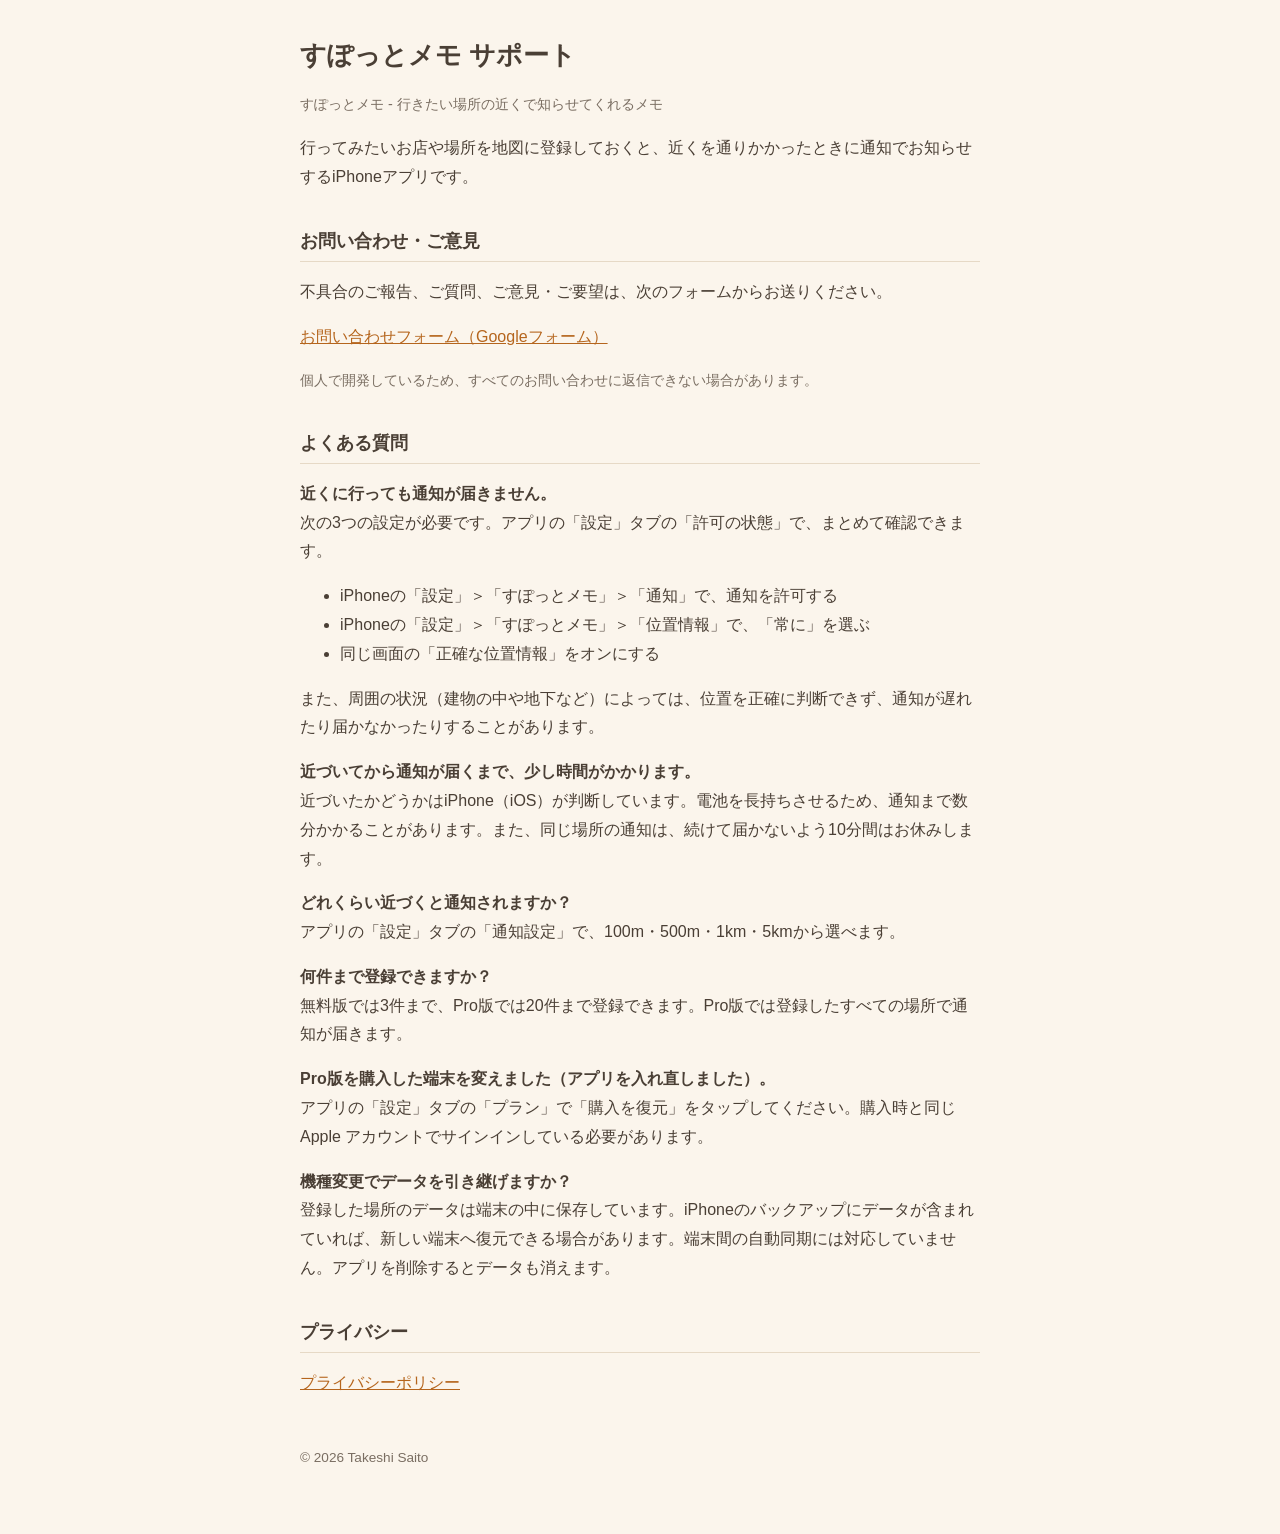
<file: index.html>
<!doctype html>
<html lang="ja">
<head>
<meta charset="utf-8">
<meta name="viewport" content="width=device-width, initial-scale=1">
<title>すぽっとメモ サポート</title>
<link rel="stylesheet" href="style.css">
</head>
<body>
<main>
<h1>すぽっとメモ サポート</h1>
<p class="sub">すぽっとメモ - 行きたい場所の近くで知らせてくれるメモ</p>

<p>行ってみたいお店や場所を地図に登録しておくと、近くを通りかかったときに通知でお知らせするiPhoneアプリです。</p>

<h2>お問い合わせ・ご意見</h2>
<p>不具合のご報告、ご質問、ご意見・ご要望は、次のフォームからお送りください。</p>
<p><a href="https://docs.google.com/forms/d/e/1FAIpQLSfMMRAh4BeQ_ZcTgsZDuV5MzYL22TjPRAj4yL7NFHdgxtLDCQ/viewform">お問い合わせフォーム（Googleフォーム）</a></p>
<p class="sub">個人で開発しているため、すべてのお問い合わせに返信できない場合があります。</p>

<h2>よくある質問</h2>
<p><strong>近くに行っても通知が届きません。</strong><br>次の3つの設定が必要です。アプリの「設定」タブの「許可の状態」で、まとめて確認できます。</p>
<ul>
<li>iPhoneの「設定」＞「すぽっとメモ」＞「通知」で、通知を許可する</li>
<li>iPhoneの「設定」＞「すぽっとメモ」＞「位置情報」で、「常に」を選ぶ</li>
<li>同じ画面の「正確な位置情報」をオンにする</li>
</ul>
<p>また、周囲の状況（建物の中や地下など）によっては、位置を正確に判断できず、通知が遅れたり届かなかったりすることがあります。</p>
<p><strong>近づいてから通知が届くまで、少し時間がかかります。</strong><br>近づいたかどうかはiPhone（iOS）が判断しています。電池を長持ちさせるため、通知まで数分かかることがあります。また、同じ場所の通知は、続けて届かないよう10分間はお休みします。</p>
<p><strong>どれくらい近づくと通知されますか？</strong><br>アプリの「設定」タブの「通知設定」で、100m・500m・1km・5kmから選べます。</p>
<p><strong>何件まで登録できますか？</strong><br>無料版では3件まで、Pro版では20件まで登録できます。Pro版では登録したすべての場所で通知が届きます。</p>
<p><strong>Pro版を購入した端末を変えました（アプリを入れ直しました）。</strong><br>アプリの「設定」タブの「プラン」で「購入を復元」をタップしてください。購入時と同じApple アカウントでサインインしている必要があります。</p>
<p><strong>機種変更でデータを引き継げますか？</strong><br>登録した場所のデータは端末の中に保存しています。iPhoneのバックアップにデータが含まれていれば、新しい端末へ復元できる場合があります。端末間の自動同期には対応していません。アプリを削除するとデータも消えます。</p>

<h2>プライバシー</h2>
<p><a href="privacy/">プライバシーポリシー</a></p>

<footer>© 2026 Takeshi Saito</footer>
</main>
</body>
</html>
</file>
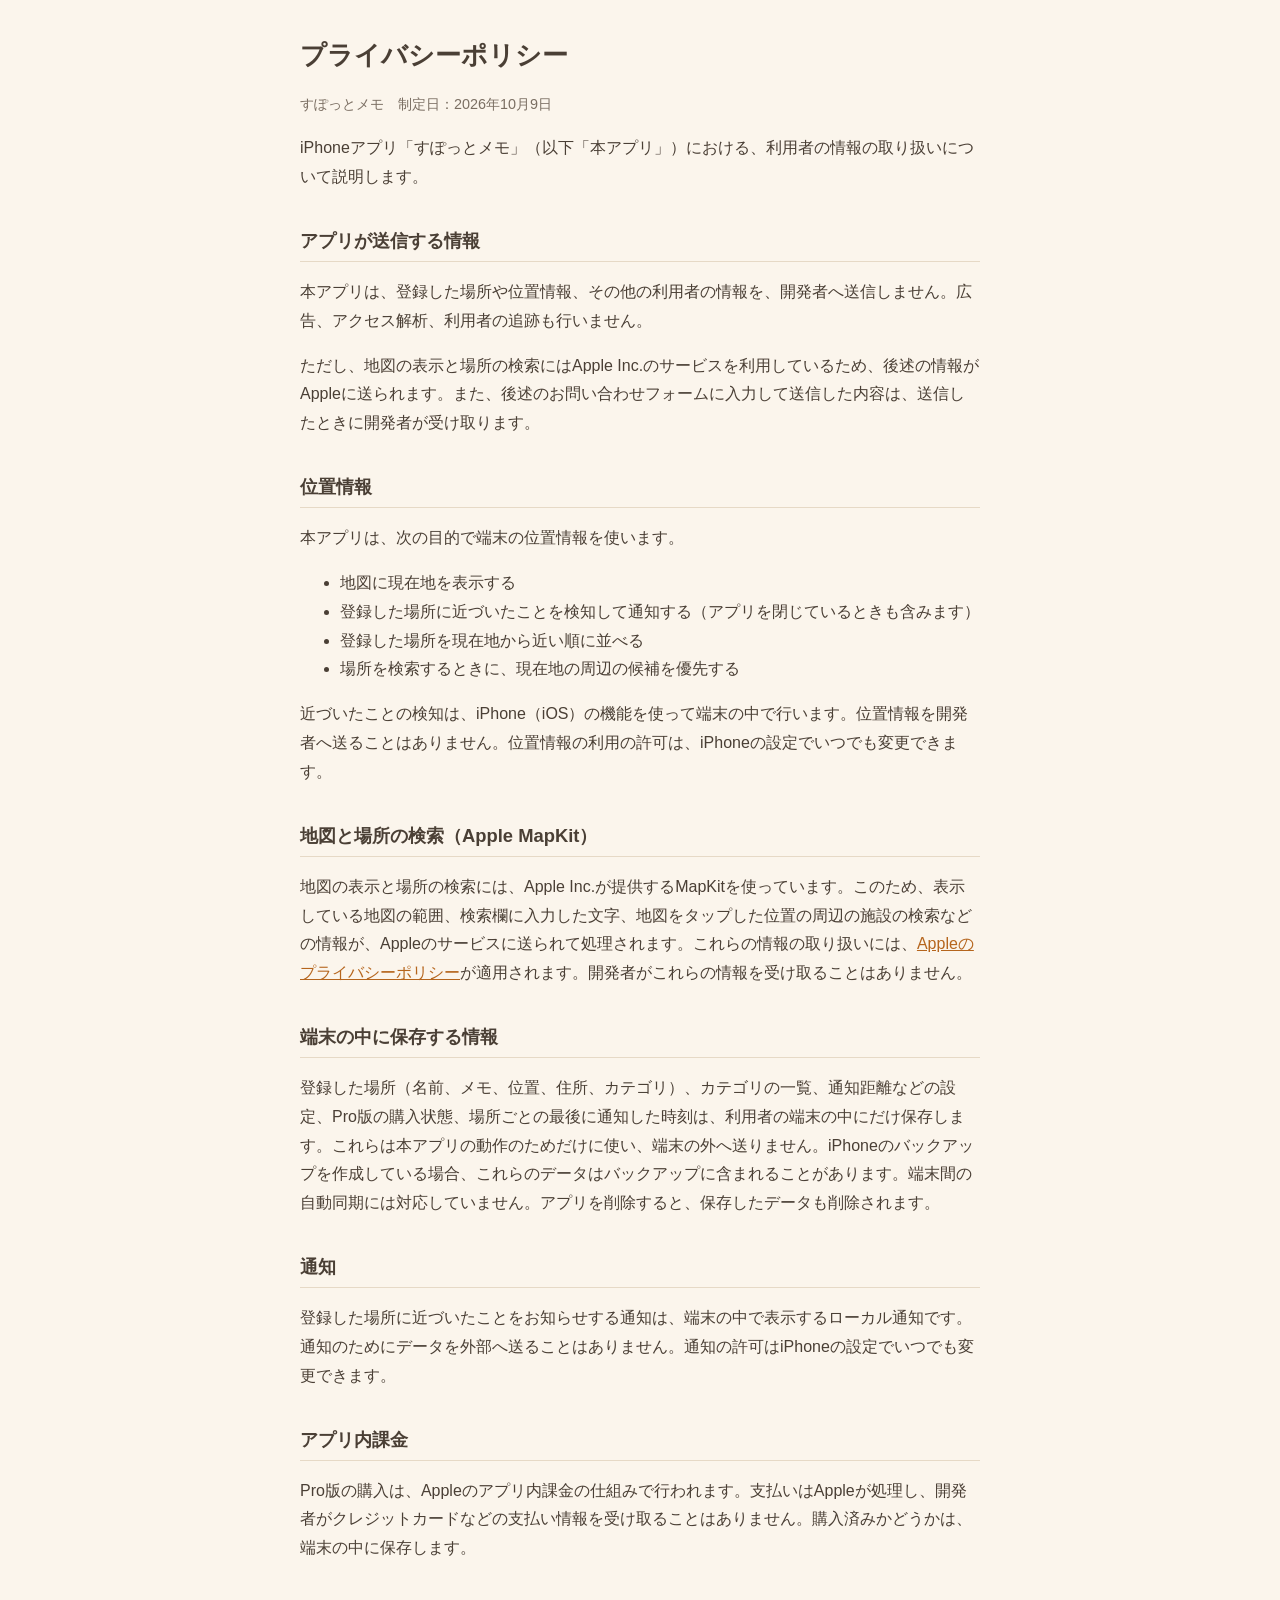
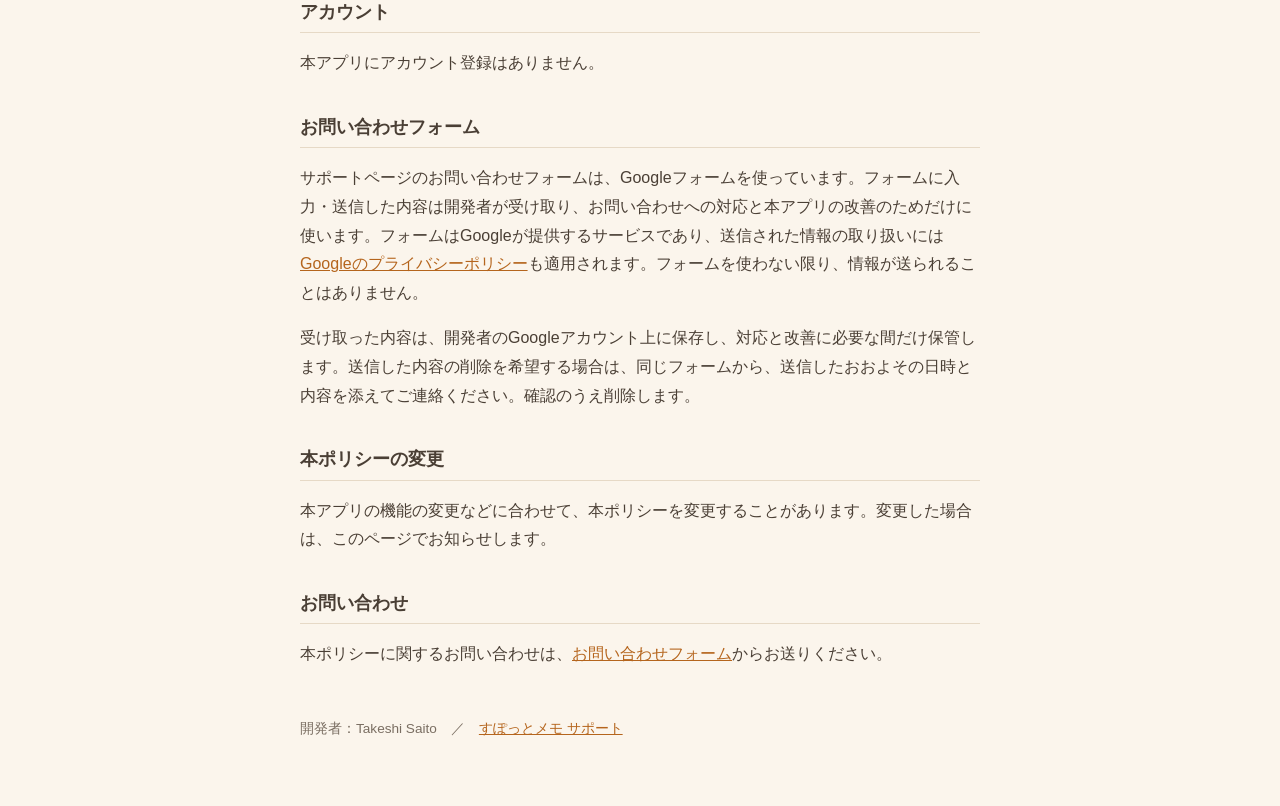
<file: privacy/index.html>
<!doctype html>
<html lang="ja">
<head>
<meta charset="utf-8">
<meta name="viewport" content="width=device-width, initial-scale=1">
<title>すぽっとメモ プライバシーポリシー</title>
<link rel="stylesheet" href="../style.css">
</head>
<body>
<main>
<h1>プライバシーポリシー</h1>
<p class="sub">すぽっとメモ　制定日：2026年10月9日</p>

<p>iPhoneアプリ「すぽっとメモ」（以下「本アプリ」）における、利用者の情報の取り扱いについて説明します。</p>

<h2>アプリが送信する情報</h2>
<p>本アプリは、登録した場所や位置情報、その他の利用者の情報を、開発者へ送信しません。広告、アクセス解析、利用者の追跡も行いません。</p>
<p>ただし、地図の表示と場所の検索にはApple Inc.のサービスを利用しているため、後述の情報がAppleに送られます。また、後述のお問い合わせフォームに入力して送信した内容は、送信したときに開発者が受け取ります。</p>

<h2>位置情報</h2>
<p>本アプリは、次の目的で端末の位置情報を使います。</p>
<ul>
<li>地図に現在地を表示する</li>
<li>登録した場所に近づいたことを検知して通知する（アプリを閉じているときも含みます）</li>
<li>登録した場所を現在地から近い順に並べる</li>
<li>場所を検索するときに、現在地の周辺の候補を優先する</li>
</ul>
<p>近づいたことの検知は、iPhone（iOS）の機能を使って端末の中で行います。位置情報を開発者へ送ることはありません。位置情報の利用の許可は、iPhoneの設定でいつでも変更できます。</p>

<h2>地図と場所の検索（Apple MapKit）</h2>
<p>地図の表示と場所の検索には、Apple Inc.が提供するMapKitを使っています。このため、表示している地図の範囲、検索欄に入力した文字、地図をタップした位置の周辺の施設の検索などの情報が、Appleのサービスに送られて処理されます。これらの情報の取り扱いには、<a href="https://www.apple.com/jp/legal/privacy/">Appleのプライバシーポリシー</a>が適用されます。開発者がこれらの情報を受け取ることはありません。</p>

<h2>端末の中に保存する情報</h2>
<p>登録した場所（名前、メモ、位置、住所、カテゴリ）、カテゴリの一覧、通知距離などの設定、Pro版の購入状態、場所ごとの最後に通知した時刻は、利用者の端末の中にだけ保存します。これらは本アプリの動作のためだけに使い、端末の外へ送りません。iPhoneのバックアップを作成している場合、これらのデータはバックアップに含まれることがあります。端末間の自動同期には対応していません。アプリを削除すると、保存したデータも削除されます。</p>

<h2>通知</h2>
<p>登録した場所に近づいたことをお知らせする通知は、端末の中で表示するローカル通知です。通知のためにデータを外部へ送ることはありません。通知の許可はiPhoneの設定でいつでも変更できます。</p>

<h2>アプリ内課金</h2>
<p>Pro版の購入は、Appleのアプリ内課金の仕組みで行われます。支払いはAppleが処理し、開発者がクレジットカードなどの支払い情報を受け取ることはありません。購入済みかどうかは、端末の中に保存します。</p>

<h2>アカウント</h2>
<p>本アプリにアカウント登録はありません。</p>

<h2>お問い合わせフォーム</h2>
<p>サポートページのお問い合わせフォームは、Googleフォームを使っています。フォームに入力・送信した内容は開発者が受け取り、お問い合わせへの対応と本アプリの改善のためだけに使います。フォームはGoogleが提供するサービスであり、送信された情報の取り扱いには<a href="https://policies.google.com/privacy?hl=ja">Googleのプライバシーポリシー</a>も適用されます。フォームを使わない限り、情報が送られることはありません。</p>
<p>受け取った内容は、開発者のGoogleアカウント上に保存し、対応と改善に必要な間だけ保管します。送信した内容の削除を希望する場合は、同じフォームから、送信したおおよその日時と内容を添えてご連絡ください。確認のうえ削除します。</p>

<h2>本ポリシーの変更</h2>
<p>本アプリの機能の変更などに合わせて、本ポリシーを変更することがあります。変更した場合は、このページでお知らせします。</p>

<h2>お問い合わせ</h2>
<p>本ポリシーに関するお問い合わせは、<a href="https://docs.google.com/forms/d/e/1FAIpQLSfMMRAh4BeQ_ZcTgsZDuV5MzYL22TjPRAj4yL7NFHdgxtLDCQ/viewform">お問い合わせフォーム</a>からお送りください。</p>

<footer>開発者：Takeshi Saito　／　<a href="../">すぽっとメモ サポート</a></footer>
</main>
</body>
</html>
</file>
<file: style.css>
:root { --bg: #fbf5ec; --text: #4a3f35; --sub: #7a6e62; --line: #e6d9c6; --link: #b5651d; }
@media (prefers-color-scheme: dark) { :root { --bg: #221d19; --text: #eee6da; --sub: #b9ad9f; --line: #3d352e; --link: #e3a06b; } }
body { margin: 0; background: var(--bg); color: var(--text);
  font-family: -apple-system, BlinkMacSystemFont, "Hiragino Sans", "Noto Sans JP", sans-serif; line-height: 1.8; }
main { max-width: 680px; margin: 0 auto; padding: 32px 16px 64px; }
h1 { font-size: 1.6rem; margin: 0 0 4px; }
h2 { font-size: 1.15rem; margin: 32px 0 8px; padding-bottom: 4px; border-bottom: 1px solid var(--line); }
p, li { font-size: 1rem; }
.sub { color: var(--sub); font-size: 0.9rem; }
a { color: var(--link); }
footer { margin-top: 48px; color: var(--sub); font-size: 0.85rem; }
</file>
